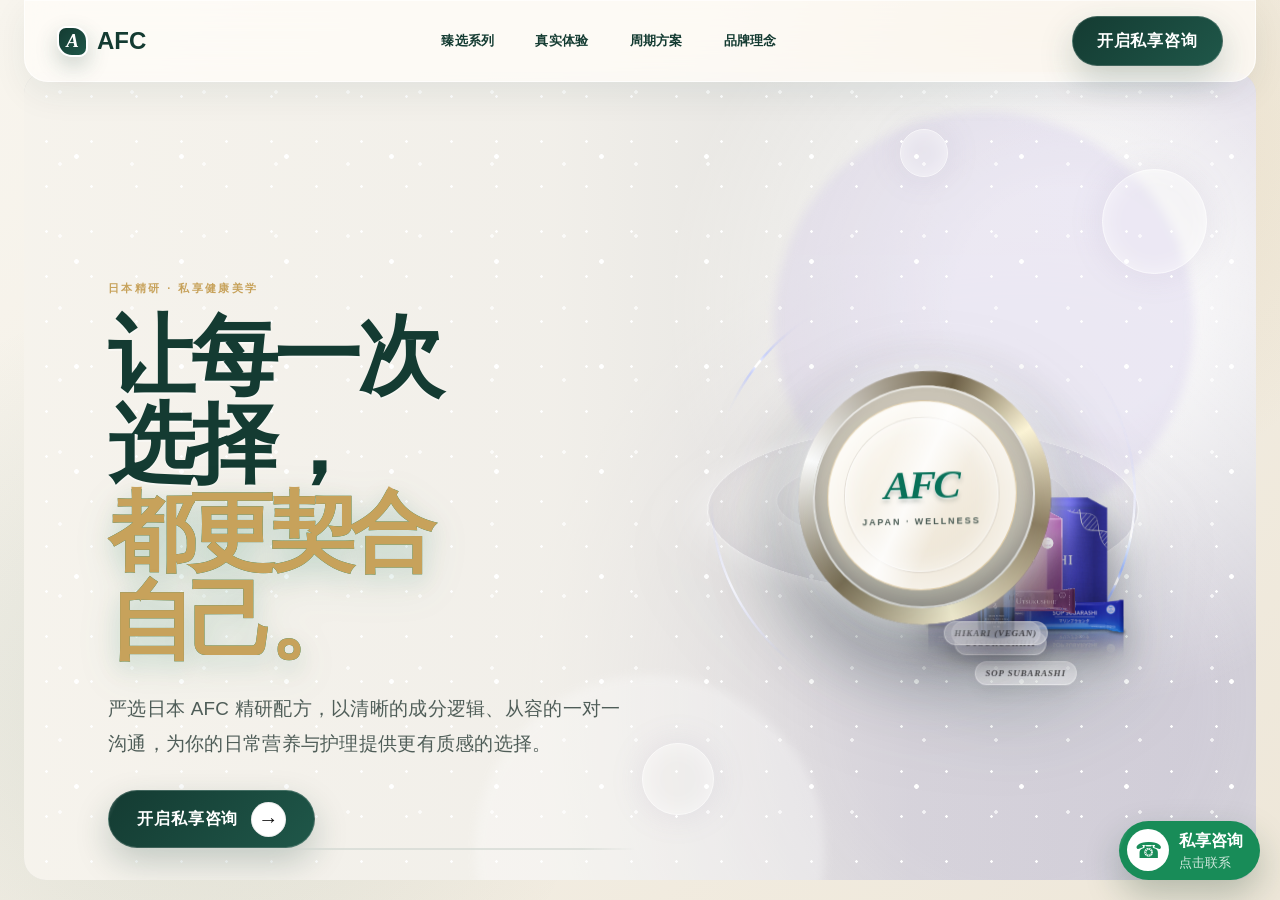
<file: index.html>
<!doctype html>
<html lang="zh-CN">
<head>
  <meta charset="utf-8">
  <meta name="viewport" content="width=device-width, initial-scale=1">
  <meta name="description" content="AFC 日本精研健康产品与一对一咨询。">
  <title>AFC · 私享健康美学</title>
  <style>html,body,iframe{width:100%;height:100%;margin:0;border:0;display:block;background:#f5f4f0}iframe{min-height:100vh}</style>
</head>
<body>
  <iframe id="afc" title="AFC 产品订购" src="/afc-page-layout.html"></iframe>
  <script>
    const frame = document.getElementById('afc');

    frame.addEventListener('load', () => {
      const doc = frame.contentDocument;
      if (!doc) return;

      const premiumStyle = doc.createElement('link');
      premiumStyle.rel = 'stylesheet';
      premiumStyle.href = '/assets/afc-premium-v2.css';
      doc.head.append(premiumStyle);

      const valueStrip = doc.createElement('section');
      valueStrip.className = 'afc-value-strip';
      valueStrip.setAttribute('aria-label', 'AFC 服务优势');
      valueStrip.innerHTML = `
        <div class="afc-value-grid">
          <div class="afc-value-item"><strong>日本精研</strong><span>严选 AFC 品质配方</span></div>
          <div class="afc-value-item"><strong>正品保障</strong><span>清晰产品与来源说明</span></div>
          <div class="afc-value-item"><strong>一对一咨询</strong><span>先了解需求，再选择产品</span></div>
          <div class="afc-value-item"><strong>全马服务</strong><span>WhatsApp 咨询与配送安排</span></div>
        </div>`;

      const firstSection = doc.querySelector('.first');
      if (firstSection && !doc.querySelector('.afc-value-strip')) {
        firstSection.insertAdjacentElement('afterend', valueStrip);
      }

      const productScript = doc.createElement('script');
      productScript.type = 'module';
      productScript.src = '/assets/afc-original-ingredients-v2.js';
      doc.body.append(productScript);
    }, { once: true });
  </script>
</body>
</html>
</file>
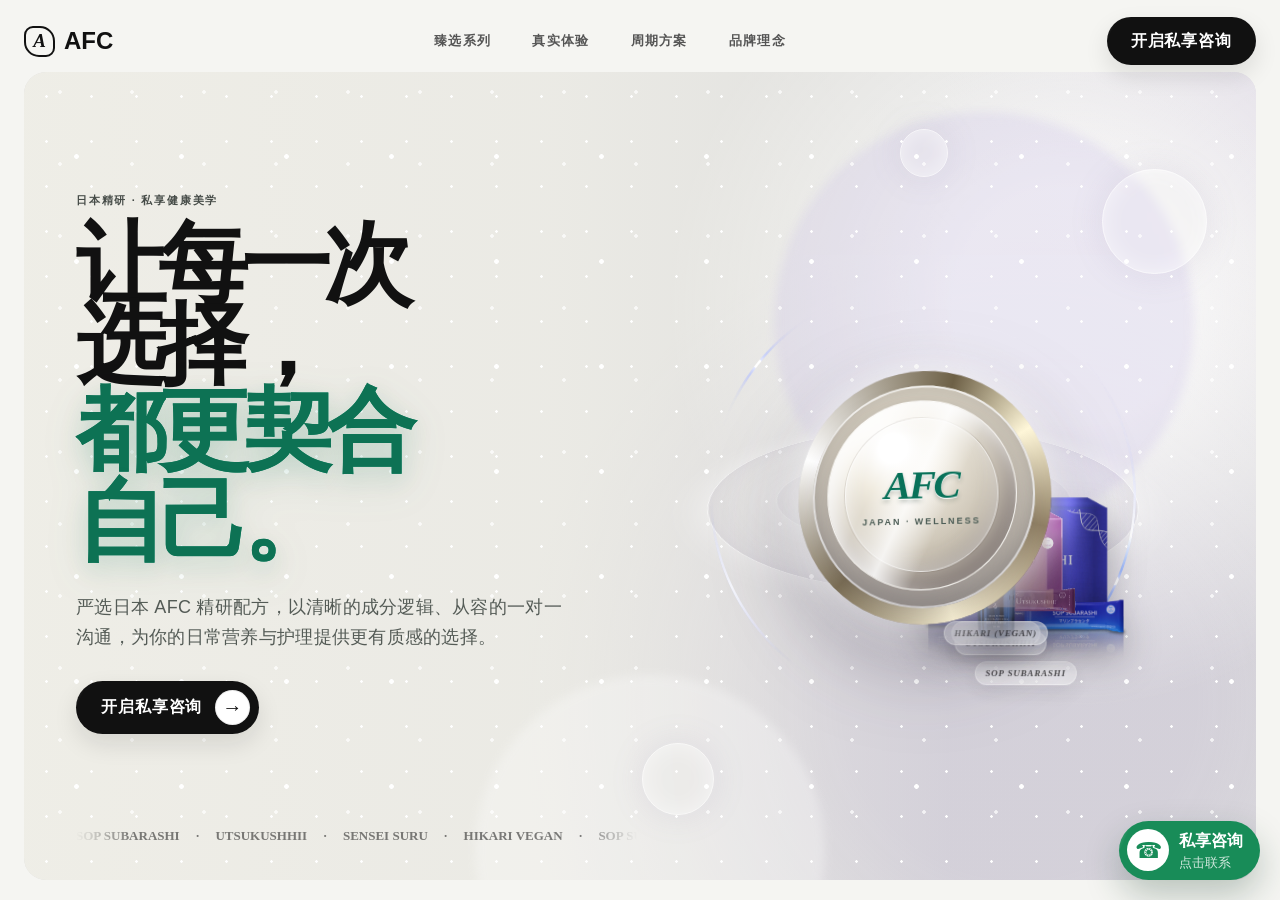
<file: afcorder-cloudflare-upload/index.html>
<!doctype html>
<html lang="zh-CN">
<head>
  <meta charset="utf-8">
  <meta name="viewport" content="width=device-width, initial-scale=1">
  <title>AFC · 私享健康美学</title>
  <style>html,body,iframe{width:100%;height:100%;margin:0;border:0;display:block;background:#f5f4f0}iframe{min-height:100vh}</style>
</head>
<body>
  <iframe id="afc" title="AFC 产品订购" src="/afc-page-layout.html"></iframe>
  <script>
    const frame=document.getElementById('afc');
    frame.addEventListener('load',()=>{
      const script=frame.contentDocument.createElement('script');
      script.type='module';
      script.src='/assets/afc-product-detail-20260718.js';
      frame.contentDocument.body.append(script);
    },{once:true});
  </script>
</body>
</html>
</file>
